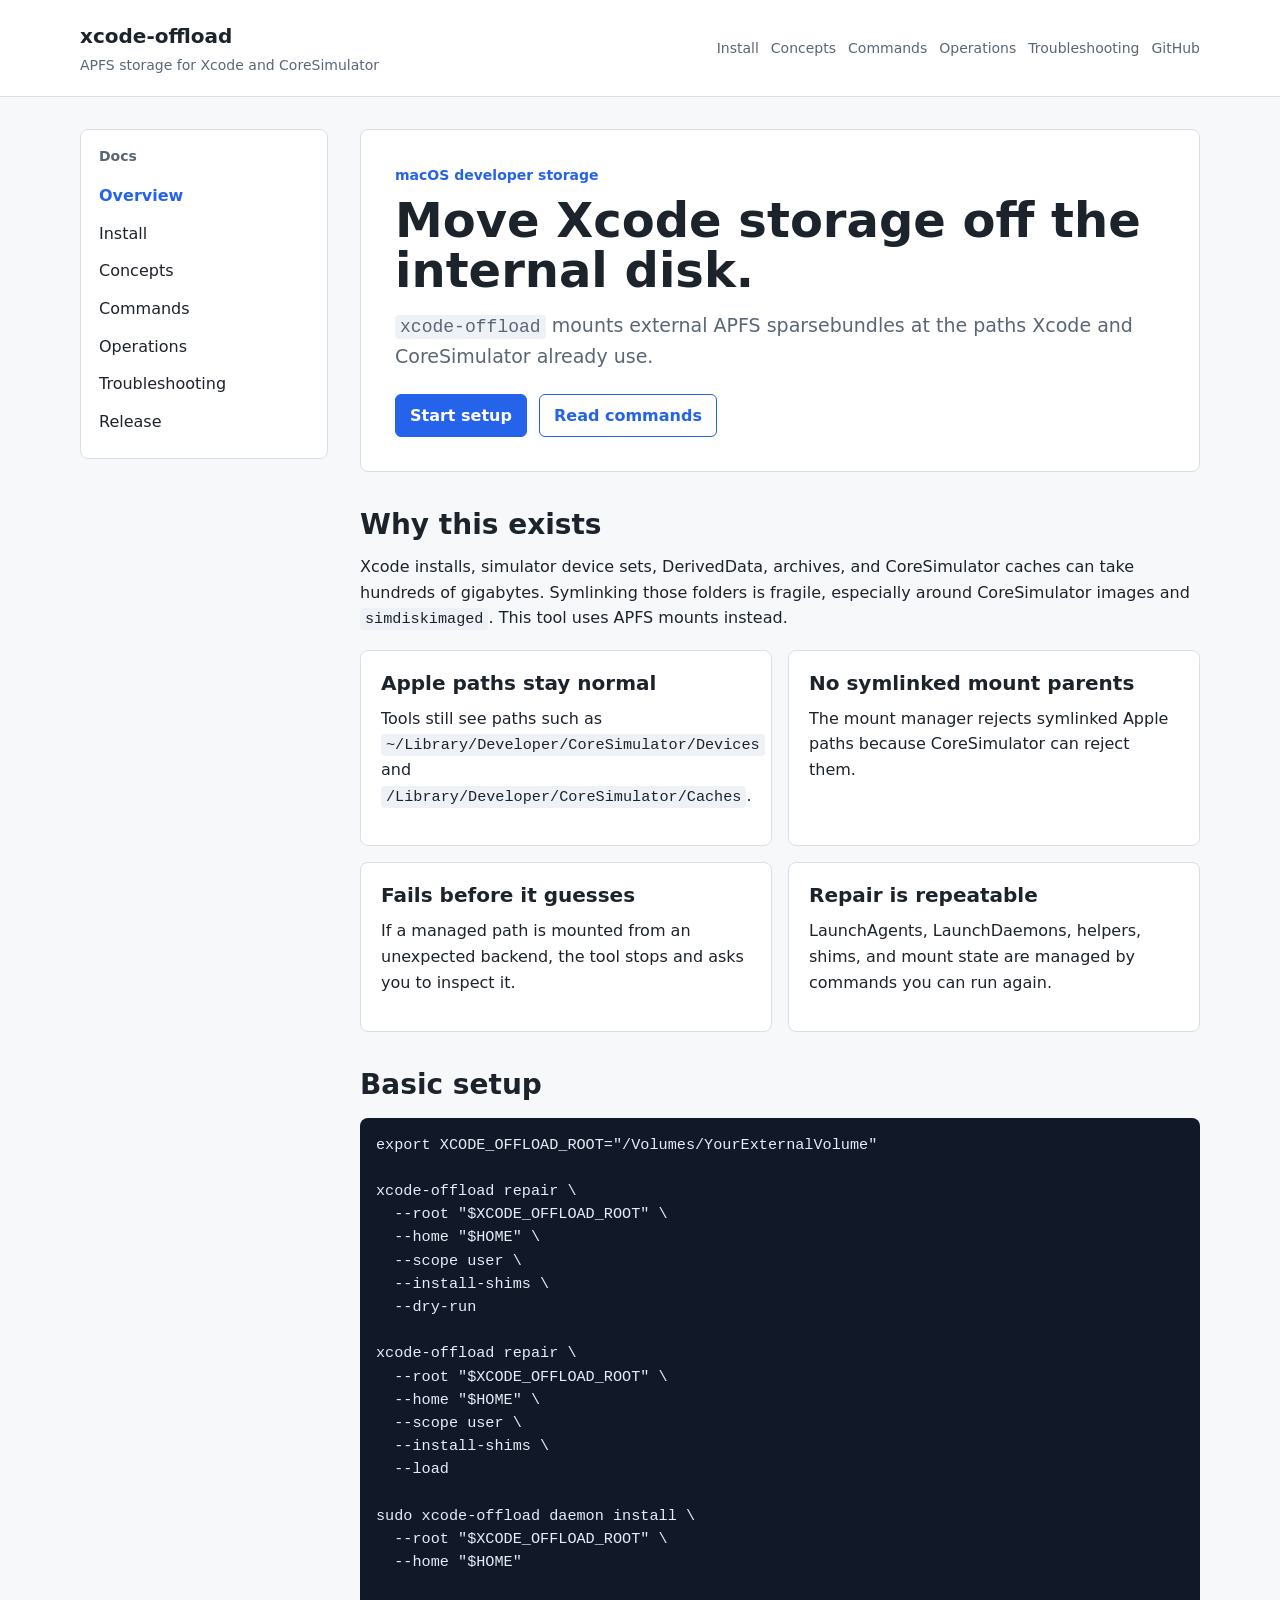
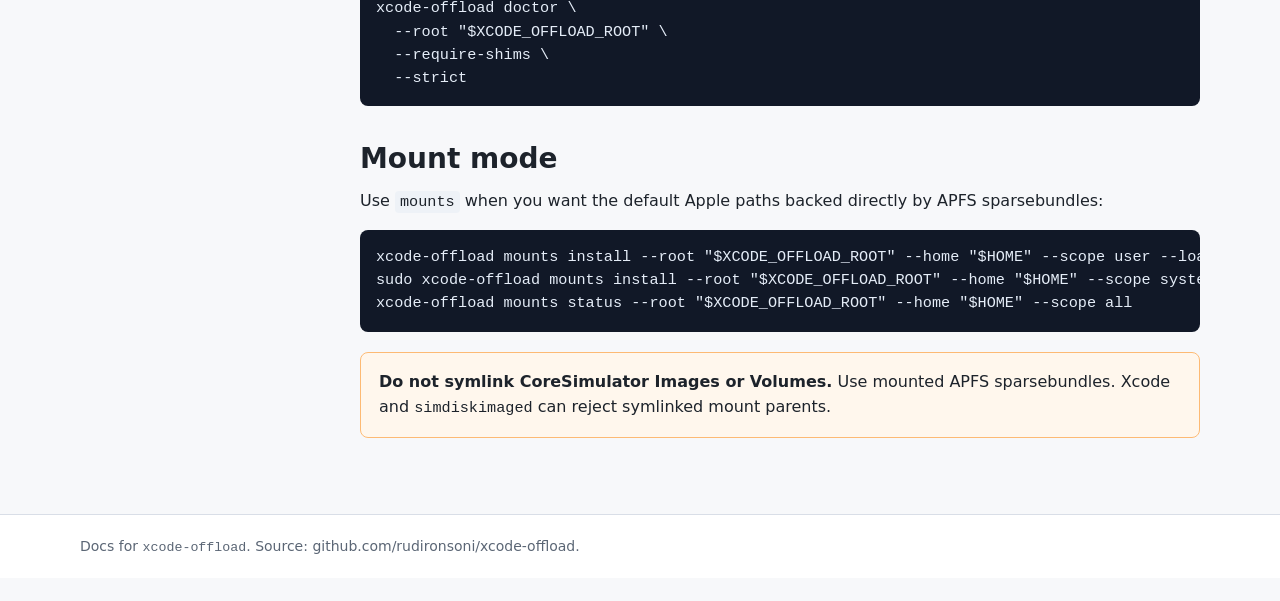
<file: docs/index.html>
<!doctype html>
<html lang="en">
  <head>
    <meta charset="utf-8">
    <meta name="viewport" content="width=device-width, initial-scale=1">
    <title>xcode-offload documentation</title>
    <meta name="description" content="Move Xcode and CoreSimulator storage to external APFS sparsebundles without symlinking Apple paths.">
    <link rel="stylesheet" href="assets/styles.css">
  </head>
  <body>
    <header class="site-header">
      <div class="header-inner">
        <a class="brand" href="index.html">
          <strong>xcode-offload</strong>
          <span>APFS storage for Xcode and CoreSimulator</span>
        </a>
        <nav class="top-nav" aria-label="Primary">
          <a href="install.html">Install</a>
          <a href="concepts.html">Concepts</a>
          <a href="commands.html">Commands</a>
          <a href="operations.html">Operations</a>
          <a href="troubleshooting.html">Troubleshooting</a>
          <a href="https://github.com/rudironsoni/xcode-offload">GitHub</a>
        </nav>
      </div>
    </header>

    <main class="layout">
      <aside class="sidebar">
        <h2>Docs</h2>
        <a aria-current="page" href="index.html">Overview</a>
        <a href="install.html">Install</a>
        <a href="concepts.html">Concepts</a>
        <a href="commands.html">Commands</a>
        <a href="operations.html">Operations</a>
        <a href="troubleshooting.html">Troubleshooting</a>
        <a href="release.html">Release</a>
      </aside>

      <section class="content">
        <div class="hero">
          <p class="eyebrow">macOS developer storage</p>
          <h1>Move Xcode storage off the internal disk.</h1>
          <p class="lead">
            <code>xcode-offload</code> mounts external APFS sparsebundles at the paths Xcode and CoreSimulator already use.
          </p>
          <div class="actions">
            <a class="button" href="install.html">Start setup</a>
            <a class="button secondary" href="commands.html">Read commands</a>
          </div>
        </div>

        <h2>Why this exists</h2>
        <p>
          Xcode installs, simulator device sets, DerivedData, archives, and CoreSimulator caches can take hundreds of gigabytes. Symlinking those folders is fragile, especially around CoreSimulator images and <code>simdiskimaged</code>. This tool uses APFS mounts instead.
        </p>

        <div class="grid">
          <article class="card">
            <h3>Apple paths stay normal</h3>
            <p>Tools still see paths such as <code>~/Library/Developer/CoreSimulator/Devices</code> and <code>/Library/Developer/CoreSimulator/Caches</code>.</p>
          </article>
          <article class="card">
            <h3>No symlinked mount parents</h3>
            <p>The mount manager rejects symlinked Apple paths because CoreSimulator can reject them.</p>
          </article>
          <article class="card">
            <h3>Fails before it guesses</h3>
            <p>If a managed path is mounted from an unexpected backend, the tool stops and asks you to inspect it.</p>
          </article>
          <article class="card">
            <h3>Repair is repeatable</h3>
            <p>LaunchAgents, LaunchDaemons, helpers, shims, and mount state are managed by commands you can run again.</p>
          </article>
        </div>

        <h2>Basic setup</h2>
        <pre><code>export XCODE_OFFLOAD_ROOT="/Volumes/YourExternalVolume"

xcode-offload repair \
  --root "$XCODE_OFFLOAD_ROOT" \
  --home "$HOME" \
  --scope user \
  --install-shims \
  --dry-run

xcode-offload repair \
  --root "$XCODE_OFFLOAD_ROOT" \
  --home "$HOME" \
  --scope user \
  --install-shims \
  --load

sudo xcode-offload daemon install \
  --root "$XCODE_OFFLOAD_ROOT" \
  --home "$HOME"

xcode-offload doctor \
  --root "$XCODE_OFFLOAD_ROOT" \
  --require-shims \
  --strict</code></pre>

        <h2>Mount mode</h2>
        <p>
          Use <code>mounts</code> when you want the default Apple paths backed directly by APFS sparsebundles:
        </p>
        <pre><code>xcode-offload mounts install --root "$XCODE_OFFLOAD_ROOT" --home "$HOME" --scope user --load
sudo xcode-offload mounts install --root "$XCODE_OFFLOAD_ROOT" --home "$HOME" --scope system --load
xcode-offload mounts status --root "$XCODE_OFFLOAD_ROOT" --home "$HOME" --scope all</code></pre>

        <div class="warning">
          <strong>Do not symlink CoreSimulator Images or Volumes.</strong>
          Use mounted APFS sparsebundles. Xcode and <code>simdiskimaged</code> can reject symlinked mount parents.
        </div>
      </section>
    </main>

    <footer class="site-footer">
      <div class="footer-inner">
        Docs for <code>xcode-offload</code>. Source: github.com/rudironsoni/xcode-offload.
      </div>
    </footer>
  </body>
</html>
</file>
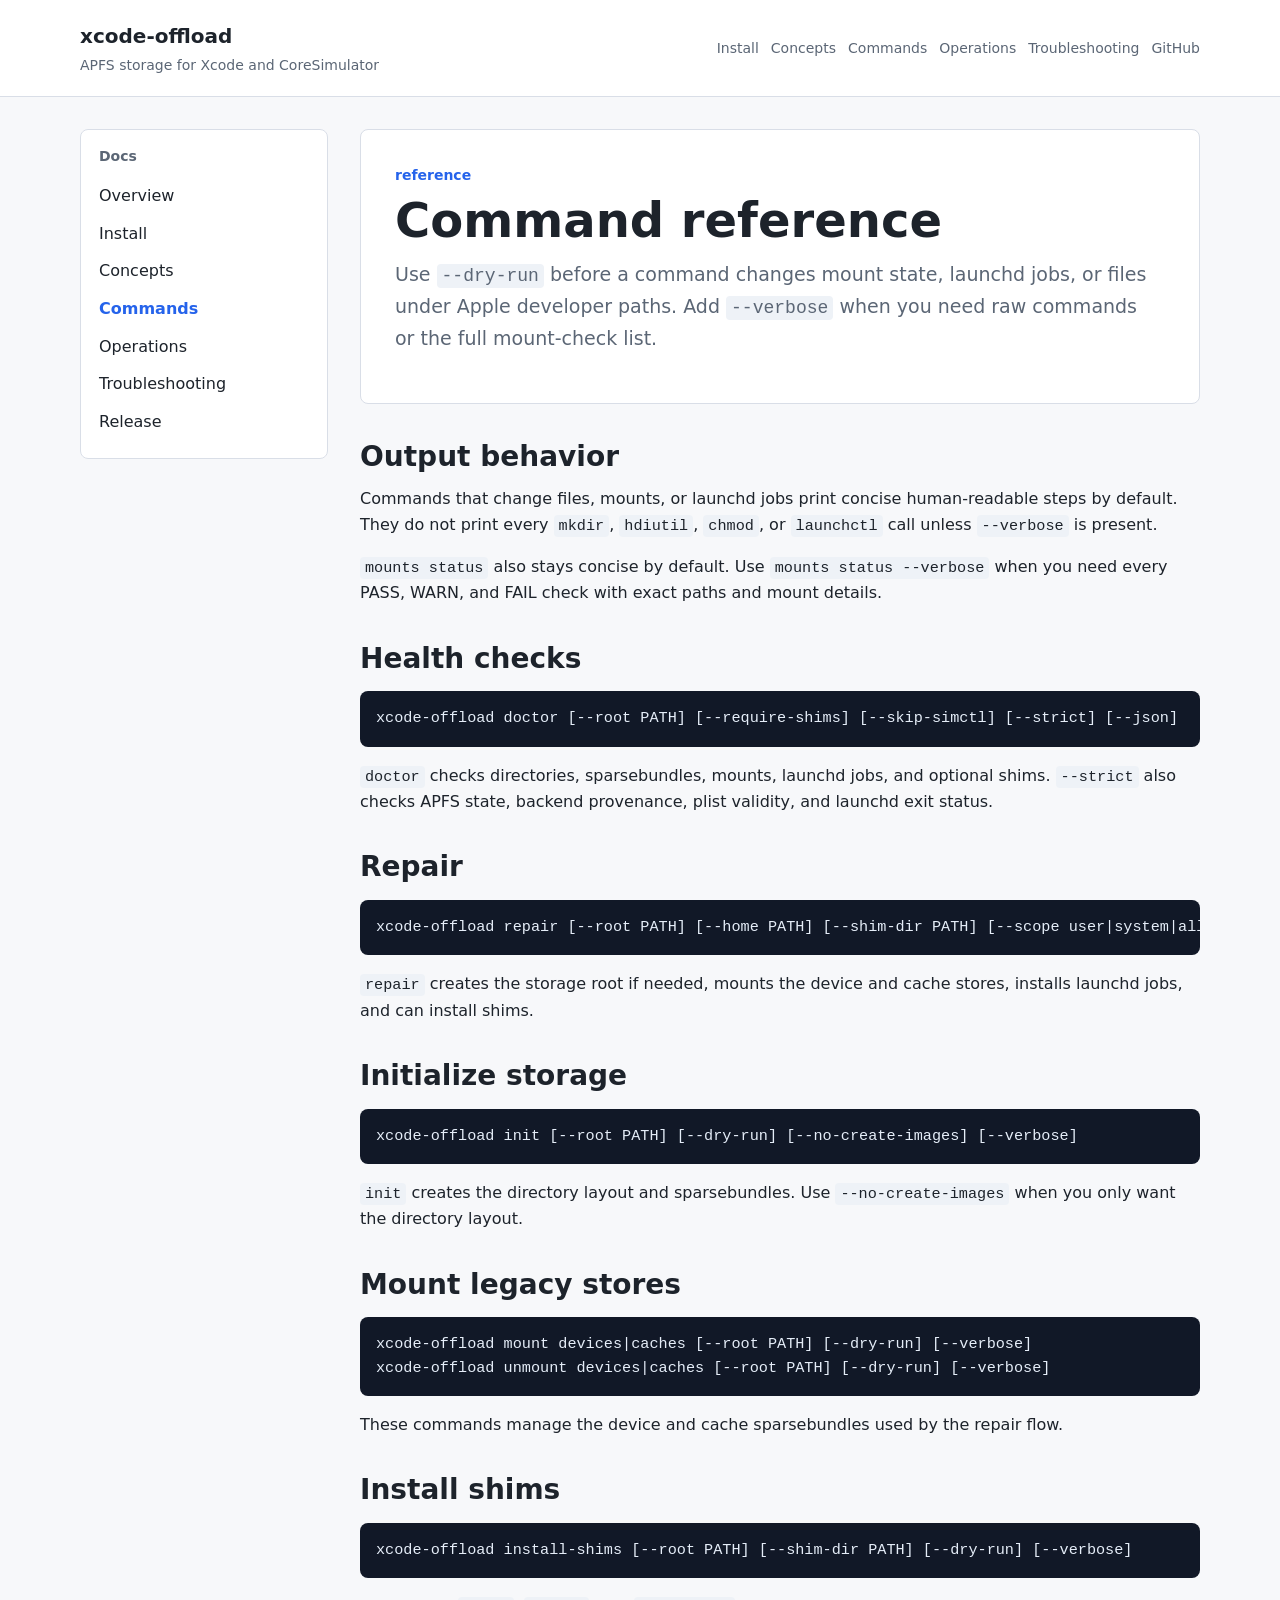
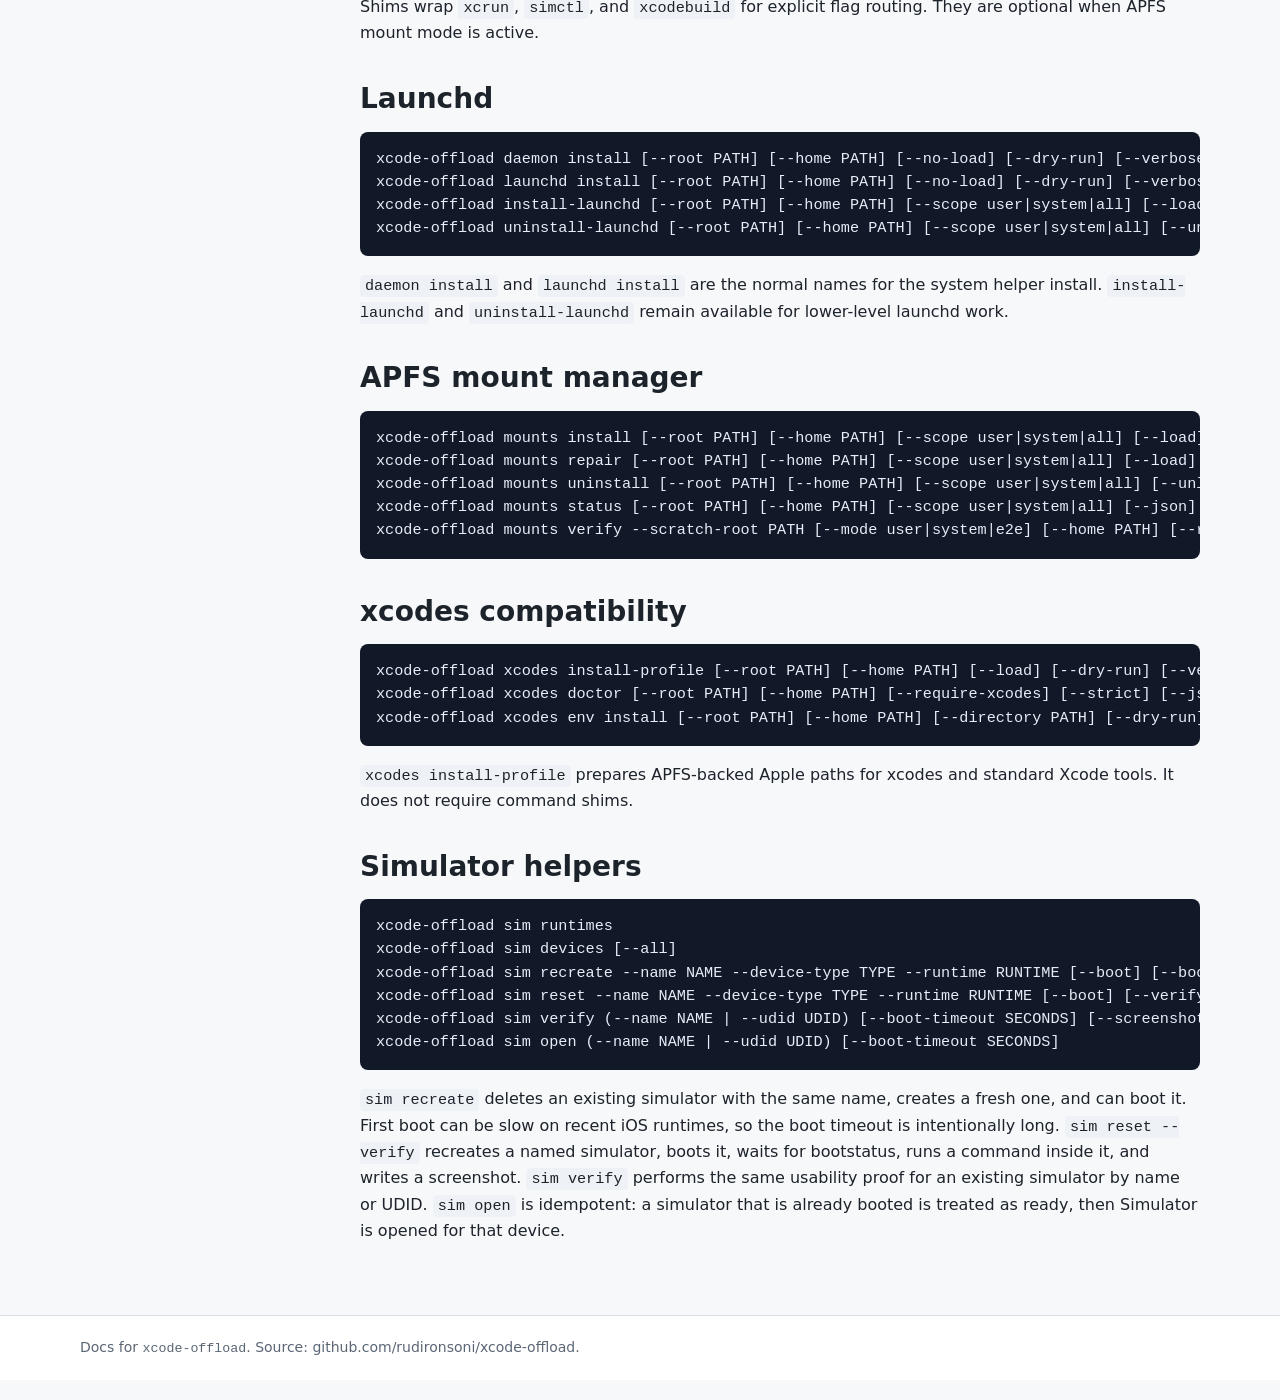
<file: docs/commands.html>
<!doctype html>
<html lang="en">
  <head>
    <meta charset="utf-8">
    <meta name="viewport" content="width=device-width, initial-scale=1">
    <title>xcode-offload command reference</title>
    <meta name="description" content="Command reference for installed xcode-offload users.">
    <link rel="stylesheet" href="assets/styles.css">
  </head>
  <body>
    <header class="site-header">
      <div class="header-inner">
        <a class="brand" href="index.html">
          <strong>xcode-offload</strong>
          <span>APFS storage for Xcode and CoreSimulator</span>
        </a>
        <nav class="top-nav" aria-label="Primary">
          <a href="install.html">Install</a>
          <a href="concepts.html">Concepts</a>
          <a href="commands.html">Commands</a>
          <a href="operations.html">Operations</a>
          <a href="troubleshooting.html">Troubleshooting</a>
          <a href="https://github.com/rudironsoni/xcode-offload">GitHub</a>
        </nav>
      </div>
    </header>

    <main class="layout">
      <aside class="sidebar">
        <h2>Docs</h2>
        <a href="index.html">Overview</a>
        <a href="install.html">Install</a>
        <a href="concepts.html">Concepts</a>
        <a aria-current="page" href="commands.html">Commands</a>
        <a href="operations.html">Operations</a>
        <a href="troubleshooting.html">Troubleshooting</a>
        <a href="release.html">Release</a>
      </aside>

      <section class="content">
        <div class="hero">
          <p class="eyebrow">reference</p>
          <h1>Command reference</h1>
          <p class="lead">
            Use <code>--dry-run</code> before a command changes mount state, launchd jobs, or files under Apple developer paths. Add <code>--verbose</code> when you need raw commands or the full mount-check list.
          </p>
        </div>

        <h2>Output behavior</h2>
        <p>
          Commands that change files, mounts, or launchd jobs print concise human-readable steps by default. They do not print every <code>mkdir</code>, <code>hdiutil</code>, <code>chmod</code>, or <code>launchctl</code> call unless <code>--verbose</code> is present.
        </p>
        <p>
          <code>mounts status</code> also stays concise by default. Use <code>mounts status --verbose</code> when you need every PASS, WARN, and FAIL check with exact paths and mount details.
        </p>

        <h2>Health checks</h2>
        <pre><code>xcode-offload doctor [--root PATH] [--require-shims] [--skip-simctl] [--strict] [--json]</code></pre>
        <p>
          <code>doctor</code> checks directories, sparsebundles, mounts, launchd jobs, and optional shims. <code>--strict</code> also checks APFS state, backend provenance, plist validity, and launchd exit status.
        </p>

        <h2>Repair</h2>
        <pre><code>xcode-offload repair [--root PATH] [--home PATH] [--shim-dir PATH] [--scope user|system|all] [--install-shims] [--load] [--dry-run] [--verbose]</code></pre>
        <p>
          <code>repair</code> creates the storage root if needed, mounts the device and cache stores, installs launchd jobs, and can install shims.
        </p>

        <h2>Initialize storage</h2>
        <pre><code>xcode-offload init [--root PATH] [--dry-run] [--no-create-images] [--verbose]</code></pre>
        <p>
          <code>init</code> creates the directory layout and sparsebundles. Use <code>--no-create-images</code> when you only want the directory layout.
        </p>

        <h2>Mount legacy stores</h2>
        <pre><code>xcode-offload mount devices|caches [--root PATH] [--dry-run] [--verbose]
xcode-offload unmount devices|caches [--root PATH] [--dry-run] [--verbose]</code></pre>
        <p>
          These commands manage the device and cache sparsebundles used by the repair flow.
        </p>

        <h2>Install shims</h2>
        <pre><code>xcode-offload install-shims [--root PATH] [--shim-dir PATH] [--dry-run] [--verbose]</code></pre>
        <p>
          Shims wrap <code>xcrun</code>, <code>simctl</code>, and <code>xcodebuild</code> for explicit flag routing. They are optional when APFS mount mode is active.
        </p>

        <h2>Launchd</h2>
        <pre><code>xcode-offload daemon install [--root PATH] [--home PATH] [--no-load] [--dry-run] [--verbose]
xcode-offload launchd install [--root PATH] [--home PATH] [--no-load] [--dry-run] [--verbose]
xcode-offload install-launchd [--root PATH] [--home PATH] [--scope user|system|all] [--load] [--dry-run] [--verbose]
xcode-offload uninstall-launchd [--root PATH] [--home PATH] [--scope user|system|all] [--unload] [--dry-run] [--verbose]</code></pre>
        <p>
          <code>daemon install</code> and <code>launchd install</code> are the normal names for the system helper install. <code>install-launchd</code> and <code>uninstall-launchd</code> remain available for lower-level launchd work.
        </p>

        <h2>APFS mount manager</h2>
        <pre><code>xcode-offload mounts install [--root PATH] [--home PATH] [--scope user|system|all] [--load] [--dry-run] [--verbose]
xcode-offload mounts repair [--root PATH] [--home PATH] [--scope user|system|all] [--load] [--dry-run] [--verbose]
xcode-offload mounts uninstall [--root PATH] [--home PATH] [--scope user|system|all] [--unload] [--dry-run] [--verbose]
xcode-offload mounts status [--root PATH] [--home PATH] [--scope user|system|all] [--json] [--verbose]
xcode-offload mounts verify --scratch-root PATH [--mode user|system|e2e] [--home PATH] [--runtime ID] [--device-type ID] [--keep-artifacts] [--allow-system] [--allow-sim-delete]</code></pre>

        <h2>xcodes compatibility</h2>
        <pre><code>xcode-offload xcodes install-profile [--root PATH] [--home PATH] [--load] [--dry-run] [--verbose]
xcode-offload xcodes doctor [--root PATH] [--home PATH] [--require-xcodes] [--strict] [--json]
xcode-offload xcodes env install [--root PATH] [--home PATH] [--directory PATH] [--dry-run] [--verbose]</code></pre>
        <p>
          <code>xcodes install-profile</code> prepares APFS-backed Apple paths for xcodes and standard Xcode tools. It does not require command shims.
        </p>

        <h2>Simulator helpers</h2>
        <pre><code>xcode-offload sim runtimes
xcode-offload sim devices [--all]
xcode-offload sim recreate --name NAME --device-type TYPE --runtime RUNTIME [--boot] [--boot-timeout SECONDS]
xcode-offload sim reset --name NAME --device-type TYPE --runtime RUNTIME [--boot] [--verify] [--boot-timeout SECONDS] [--screenshot PATH]
xcode-offload sim verify (--name NAME | --udid UDID) [--boot-timeout SECONDS] [--screenshot PATH]
xcode-offload sim open (--name NAME | --udid UDID) [--boot-timeout SECONDS]</code></pre>
        <p>
          <code>sim recreate</code> deletes an existing simulator with the same name, creates a fresh one, and can boot it. First boot can be slow on recent iOS runtimes, so the boot timeout is intentionally long.
          <code>sim reset --verify</code> recreates a named simulator, boots it, waits for bootstatus, runs a command inside it, and writes a screenshot.
          <code>sim verify</code> performs the same usability proof for an existing simulator by name or UDID.
          <code>sim open</code> is idempotent: a simulator that is already booted is treated as ready, then Simulator is opened for that device.
        </p>
      </section>
    </main>

    <footer class="site-footer">
      <div class="footer-inner">
        Docs for <code>xcode-offload</code>. Source: github.com/rudironsoni/xcode-offload.
      </div>
    </footer>
  </body>
</html>
</file>
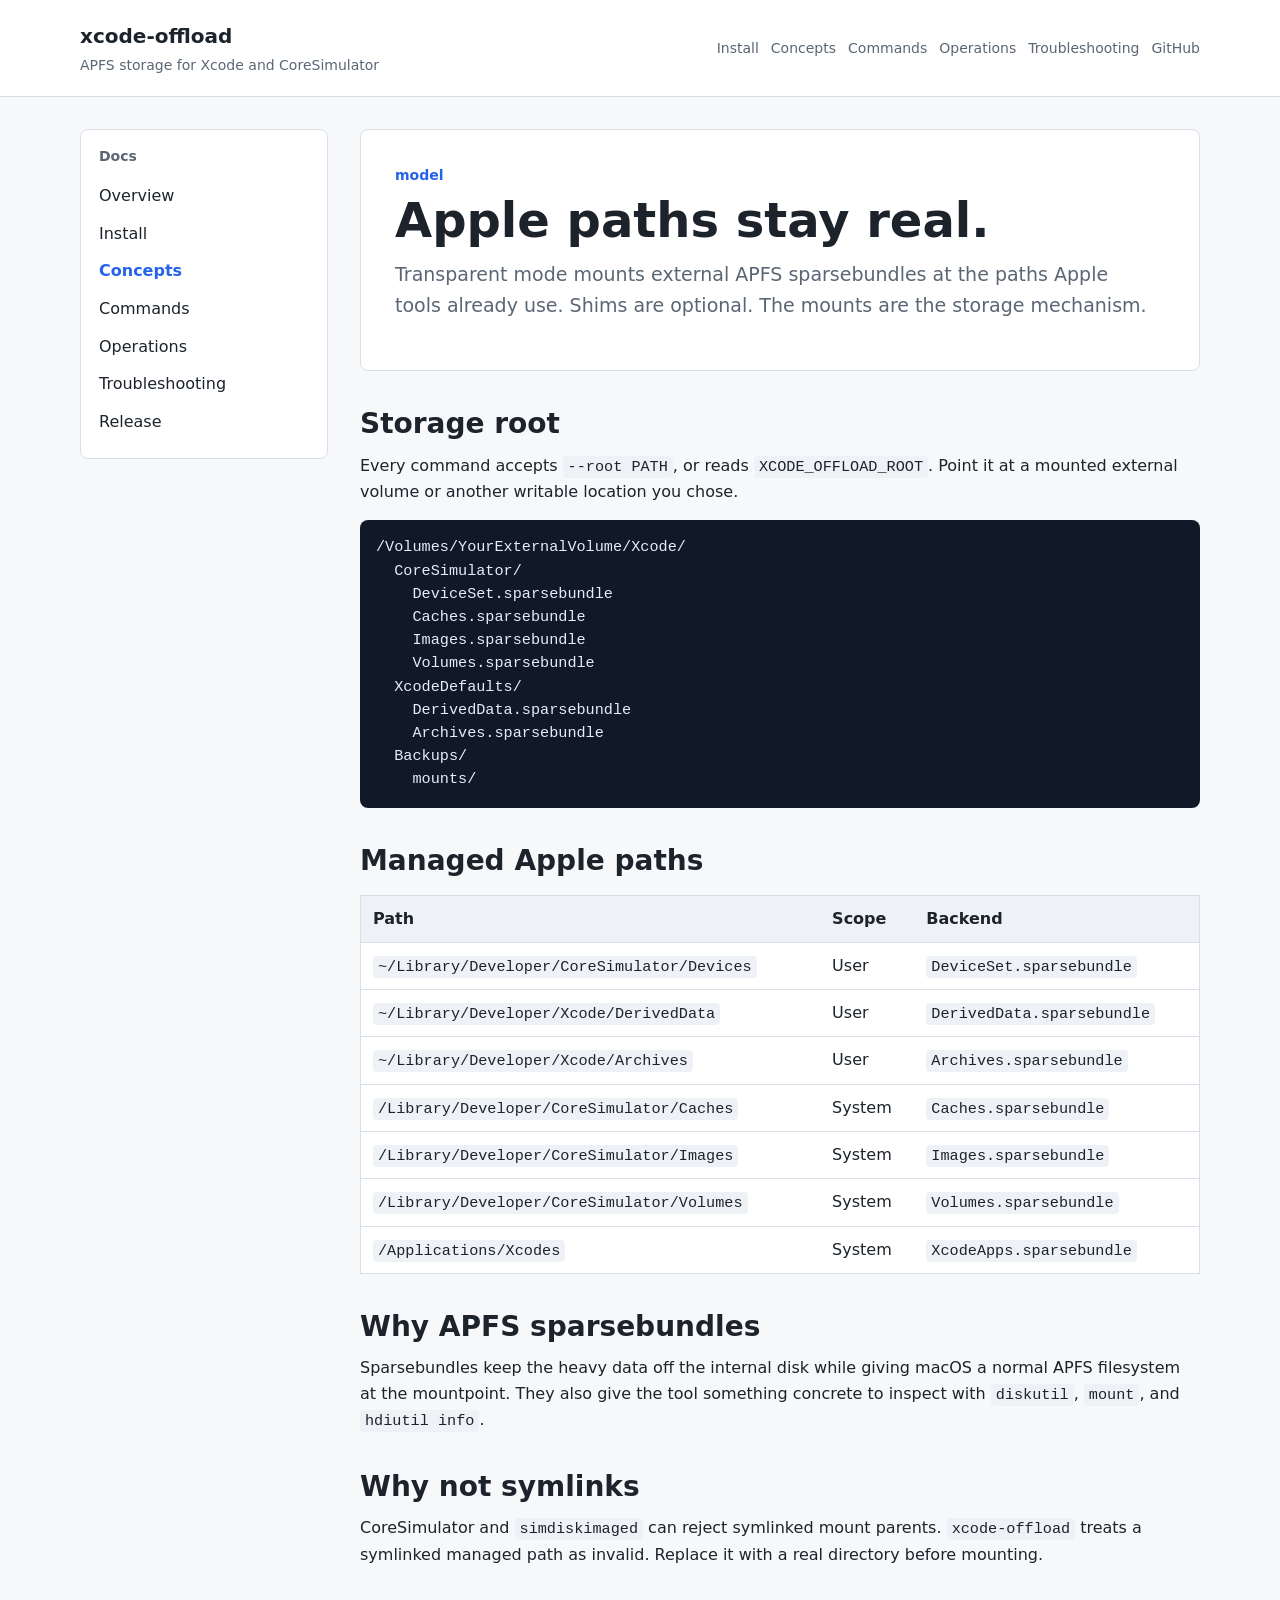
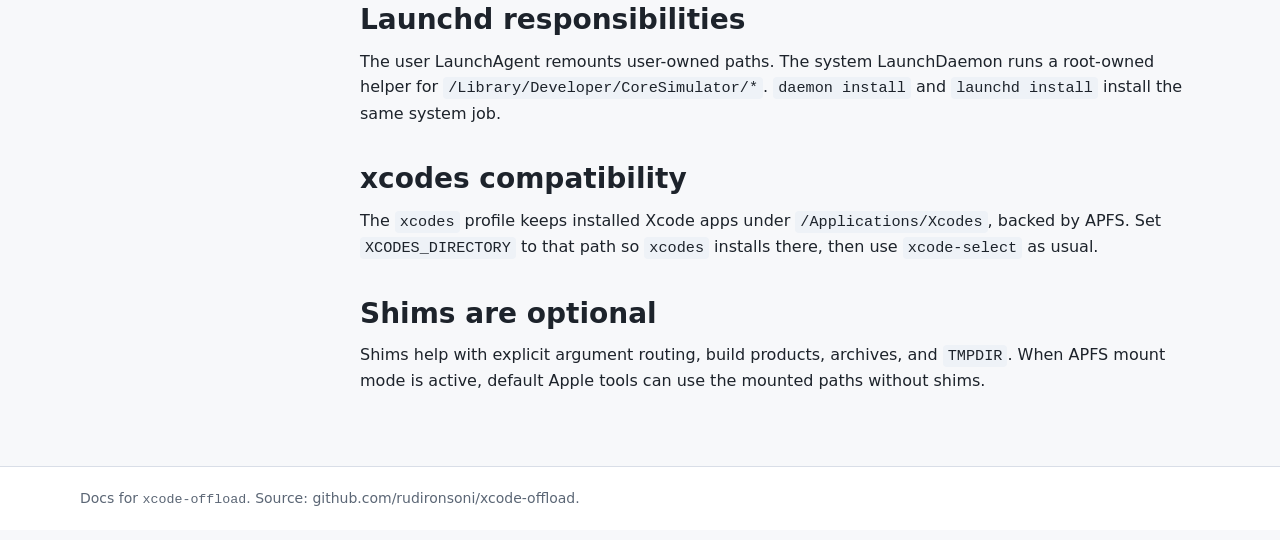
<file: docs/concepts.html>
<!doctype html>
<html lang="en">
  <head>
    <meta charset="utf-8">
    <meta name="viewport" content="width=device-width, initial-scale=1">
    <title>xcode-offload concepts</title>
    <meta name="description" content="How xcode-offload uses APFS sparsebundles, launchd jobs, and optional shims.">
    <link rel="stylesheet" href="assets/styles.css">
  </head>
  <body>
    <header class="site-header">
      <div class="header-inner">
        <a class="brand" href="index.html">
          <strong>xcode-offload</strong>
          <span>APFS storage for Xcode and CoreSimulator</span>
        </a>
        <nav class="top-nav" aria-label="Primary">
          <a href="install.html">Install</a>
          <a href="concepts.html">Concepts</a>
          <a href="commands.html">Commands</a>
          <a href="operations.html">Operations</a>
          <a href="troubleshooting.html">Troubleshooting</a>
          <a href="https://github.com/rudironsoni/xcode-offload">GitHub</a>
        </nav>
      </div>
    </header>

    <main class="layout">
      <aside class="sidebar">
        <h2>Docs</h2>
        <a href="index.html">Overview</a>
        <a href="install.html">Install</a>
        <a aria-current="page" href="concepts.html">Concepts</a>
        <a href="commands.html">Commands</a>
        <a href="operations.html">Operations</a>
        <a href="troubleshooting.html">Troubleshooting</a>
        <a href="release.html">Release</a>
      </aside>

      <section class="content">
        <div class="hero">
          <p class="eyebrow">model</p>
          <h1>Apple paths stay real.</h1>
          <p class="lead">
            Transparent mode mounts external APFS sparsebundles at the paths Apple tools already use. Shims are optional. The mounts are the storage mechanism.
          </p>
        </div>

        <h2>Storage root</h2>
        <p>
          Every command accepts <code>--root PATH</code>, or reads <code>XCODE_OFFLOAD_ROOT</code>. Point it at a mounted external volume or another writable location you chose.
        </p>
        <pre><code>/Volumes/YourExternalVolume/Xcode/
  CoreSimulator/
    DeviceSet.sparsebundle
    Caches.sparsebundle
    Images.sparsebundle
    Volumes.sparsebundle
  XcodeDefaults/
    DerivedData.sparsebundle
    Archives.sparsebundle
  Backups/
    mounts/</code></pre>

        <h2>Managed Apple paths</h2>
        <table>
          <thead>
            <tr><th>Path</th><th>Scope</th><th>Backend</th></tr>
          </thead>
          <tbody>
            <tr><td><code>~/Library/Developer/CoreSimulator/Devices</code></td><td>User</td><td><code>DeviceSet.sparsebundle</code></td></tr>
            <tr><td><code>~/Library/Developer/Xcode/DerivedData</code></td><td>User</td><td><code>DerivedData.sparsebundle</code></td></tr>
            <tr><td><code>~/Library/Developer/Xcode/Archives</code></td><td>User</td><td><code>Archives.sparsebundle</code></td></tr>
            <tr><td><code>/Library/Developer/CoreSimulator/Caches</code></td><td>System</td><td><code>Caches.sparsebundle</code></td></tr>
            <tr><td><code>/Library/Developer/CoreSimulator/Images</code></td><td>System</td><td><code>Images.sparsebundle</code></td></tr>
            <tr><td><code>/Library/Developer/CoreSimulator/Volumes</code></td><td>System</td><td><code>Volumes.sparsebundle</code></td></tr>
            <tr><td><code>/Applications/Xcodes</code></td><td>System</td><td><code>XcodeApps.sparsebundle</code></td></tr>
          </tbody>
        </table>

        <h2>Why APFS sparsebundles</h2>
        <p>
          Sparsebundles keep the heavy data off the internal disk while giving macOS a normal APFS filesystem at the mountpoint. They also give the tool something concrete to inspect with <code>diskutil</code>, <code>mount</code>, and <code>hdiutil info</code>.
        </p>

        <h2>Why not symlinks</h2>
        <p>
          CoreSimulator and <code>simdiskimaged</code> can reject symlinked mount parents. <code>xcode-offload</code> treats a symlinked managed path as invalid. Replace it with a real directory before mounting.
        </p>

        <h2>Launchd responsibilities</h2>
        <p>
          The user LaunchAgent remounts user-owned paths. The system LaunchDaemon runs a root-owned helper for <code>/Library/Developer/CoreSimulator/*</code>. <code>daemon install</code> and <code>launchd install</code> install the same system job.
        </p>

        <h2>xcodes compatibility</h2>
        <p>
          The <code>xcodes</code> profile keeps installed Xcode apps under <code>/Applications/Xcodes</code>, backed by APFS. Set <code>XCODES_DIRECTORY</code> to that path so <code>xcodes</code> installs there, then use <code>xcode-select</code> as usual.
        </p>

        <h2>Shims are optional</h2>
        <p>
          Shims help with explicit argument routing, build products, archives, and <code>TMPDIR</code>. When APFS mount mode is active, default Apple tools can use the mounted paths without shims.
        </p>
      </section>
    </main>

    <footer class="site-footer">
      <div class="footer-inner">
        Docs for <code>xcode-offload</code>. Source: github.com/rudironsoni/xcode-offload.
      </div>
    </footer>
  </body>
</html>
</file>
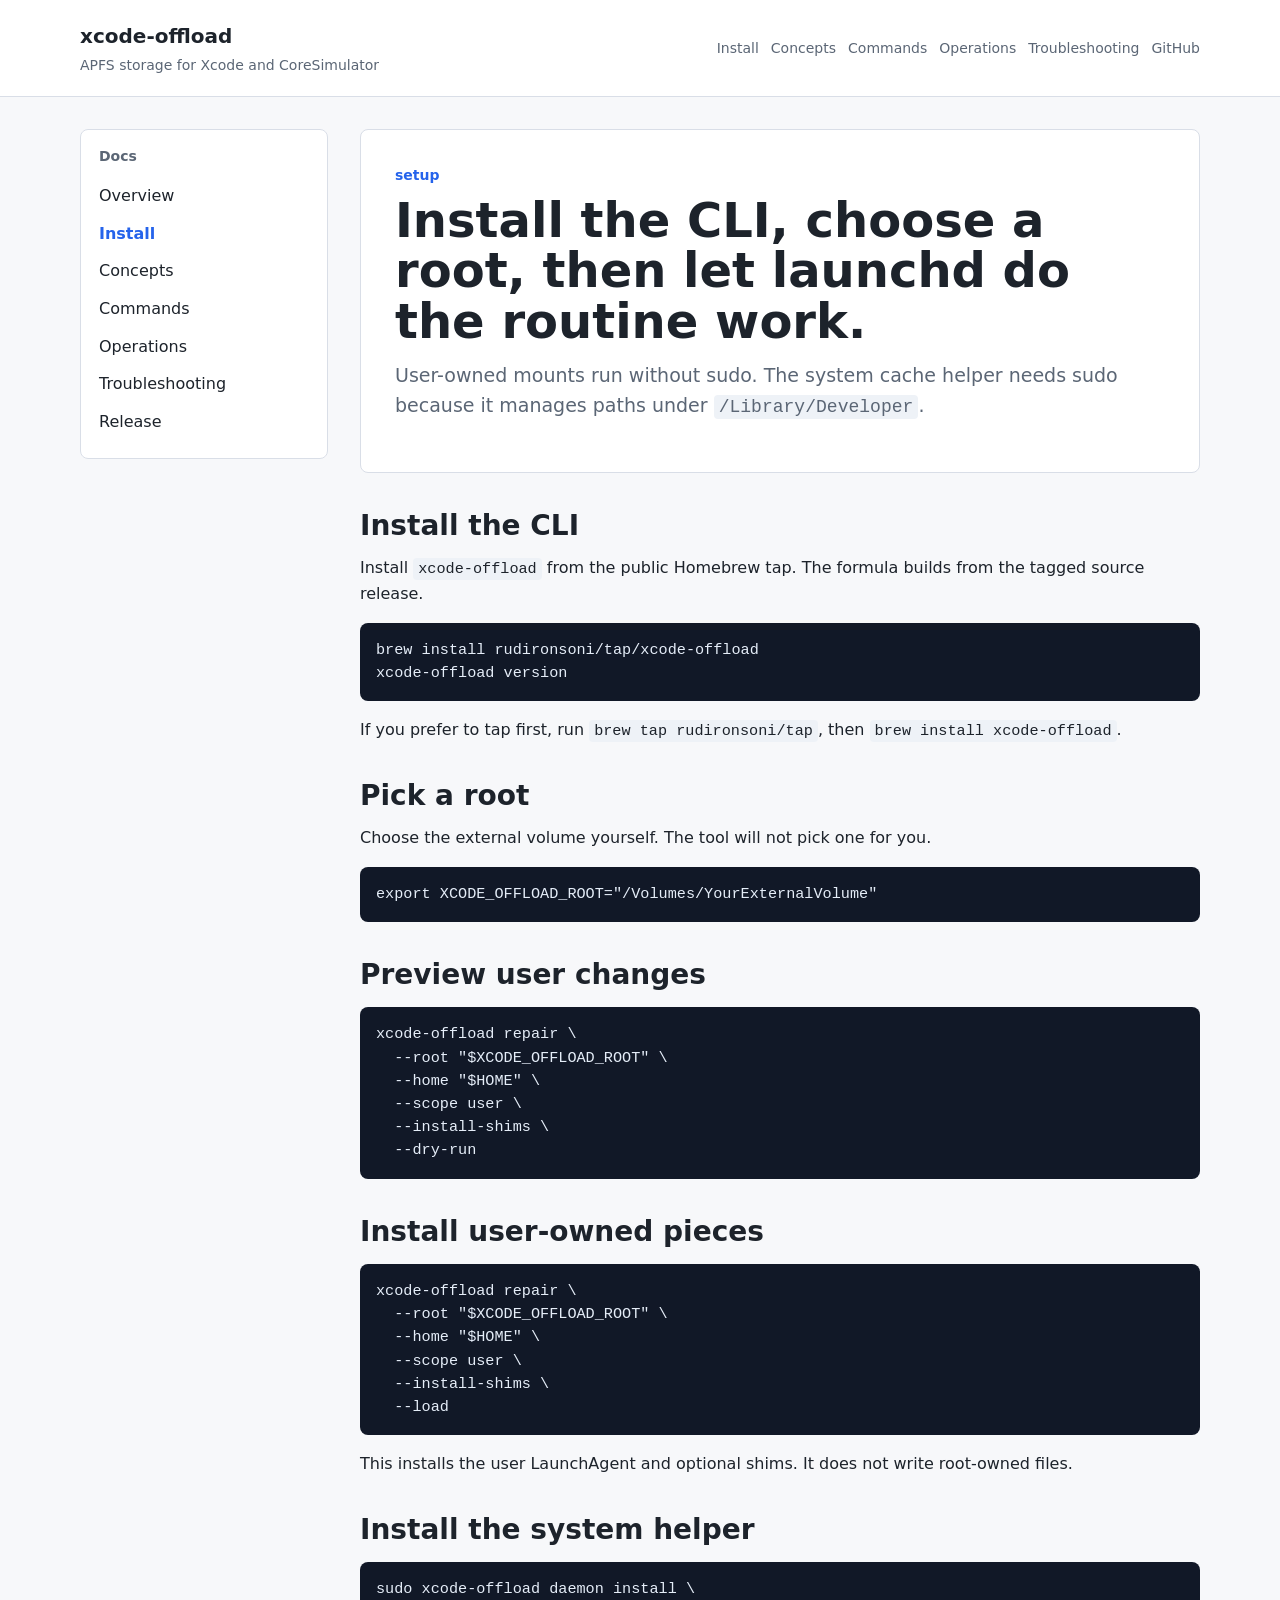
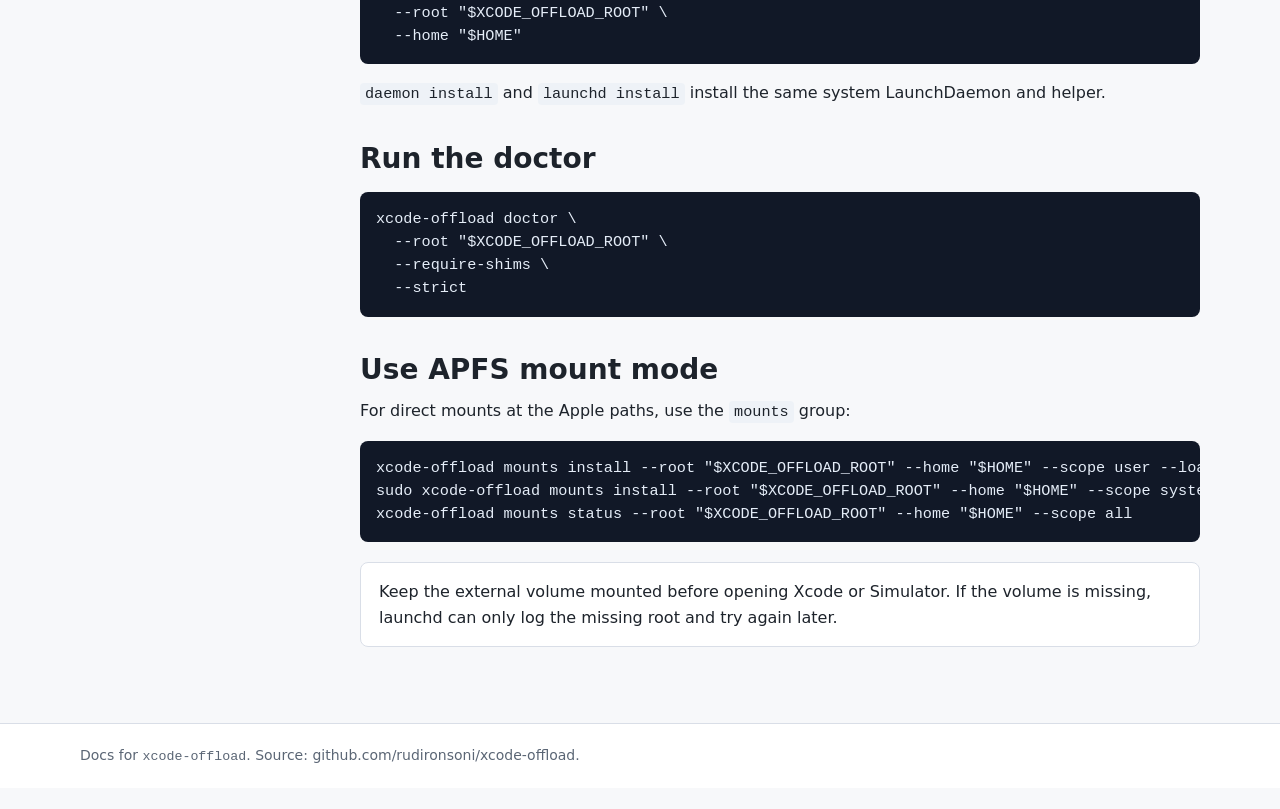
<file: docs/install.html>
<!doctype html>
<html lang="en">
  <head>
    <meta charset="utf-8">
    <meta name="viewport" content="width=device-width, initial-scale=1">
    <title>Install xcode-offload</title>
    <meta name="description" content="Configure xcode-offload with an explicit external storage root.">
    <link rel="stylesheet" href="assets/styles.css">
  </head>
  <body>
    <header class="site-header">
      <div class="header-inner">
        <a class="brand" href="index.html">
          <strong>xcode-offload</strong>
          <span>APFS storage for Xcode and CoreSimulator</span>
        </a>
        <nav class="top-nav" aria-label="Primary">
          <a href="install.html">Install</a>
          <a href="concepts.html">Concepts</a>
          <a href="commands.html">Commands</a>
          <a href="operations.html">Operations</a>
          <a href="troubleshooting.html">Troubleshooting</a>
          <a href="https://github.com/rudironsoni/xcode-offload">GitHub</a>
        </nav>
      </div>
    </header>

    <main class="layout">
      <aside class="sidebar">
        <h2>Docs</h2>
        <a href="index.html">Overview</a>
        <a aria-current="page" href="install.html">Install</a>
        <a href="concepts.html">Concepts</a>
        <a href="commands.html">Commands</a>
        <a href="operations.html">Operations</a>
        <a href="troubleshooting.html">Troubleshooting</a>
        <a href="release.html">Release</a>
      </aside>

      <section class="content">
        <div class="hero">
          <p class="eyebrow">setup</p>
          <h1>Install the CLI, choose a root, then let launchd do the routine work.</h1>
          <p class="lead">
            User-owned mounts run without sudo. The system cache helper needs sudo because it manages paths under <code>/Library/Developer</code>.
          </p>
        </div>

        <h2>Install the CLI</h2>
        <p>
          Install <code>xcode-offload</code> from the public Homebrew tap. The formula builds from the tagged source release.
        </p>
        <pre><code>brew install rudironsoni/tap/xcode-offload
xcode-offload version</code></pre>
        <p>
          If you prefer to tap first, run <code>brew tap rudironsoni/tap</code>, then <code>brew install xcode-offload</code>.
        </p>

        <h2>Pick a root</h2>
        <p>
          Choose the external volume yourself. The tool will not pick one for you.
        </p>
        <pre><code>export XCODE_OFFLOAD_ROOT="/Volumes/YourExternalVolume"</code></pre>

        <h2>Preview user changes</h2>
        <pre><code>xcode-offload repair \
  --root "$XCODE_OFFLOAD_ROOT" \
  --home "$HOME" \
  --scope user \
  --install-shims \
  --dry-run</code></pre>

        <h2>Install user-owned pieces</h2>
        <pre><code>xcode-offload repair \
  --root "$XCODE_OFFLOAD_ROOT" \
  --home "$HOME" \
  --scope user \
  --install-shims \
  --load</code></pre>
        <p>
          This installs the user LaunchAgent and optional shims. It does not write root-owned files.
        </p>

        <h2>Install the system helper</h2>
        <pre><code>sudo xcode-offload daemon install \
  --root "$XCODE_OFFLOAD_ROOT" \
  --home "$HOME"</code></pre>
        <p>
          <code>daemon install</code> and <code>launchd install</code> install the same system LaunchDaemon and helper.
        </p>

        <h2>Run the doctor</h2>
        <pre><code>xcode-offload doctor \
  --root "$XCODE_OFFLOAD_ROOT" \
  --require-shims \
  --strict</code></pre>

        <h2>Use APFS mount mode</h2>
        <p>
          For direct mounts at the Apple paths, use the <code>mounts</code> group:
        </p>
        <pre><code>xcode-offload mounts install --root "$XCODE_OFFLOAD_ROOT" --home "$HOME" --scope user --load
sudo xcode-offload mounts install --root "$XCODE_OFFLOAD_ROOT" --home "$HOME" --scope system --load
xcode-offload mounts status --root "$XCODE_OFFLOAD_ROOT" --home "$HOME" --scope all</code></pre>

        <div class="note">
          Keep the external volume mounted before opening Xcode or Simulator. If the volume is missing, launchd can only log the missing root and try again later.
        </div>
      </section>
    </main>

    <footer class="site-footer">
      <div class="footer-inner">
        Docs for <code>xcode-offload</code>. Source: github.com/rudironsoni/xcode-offload.
      </div>
    </footer>
  </body>
</html>
</file>
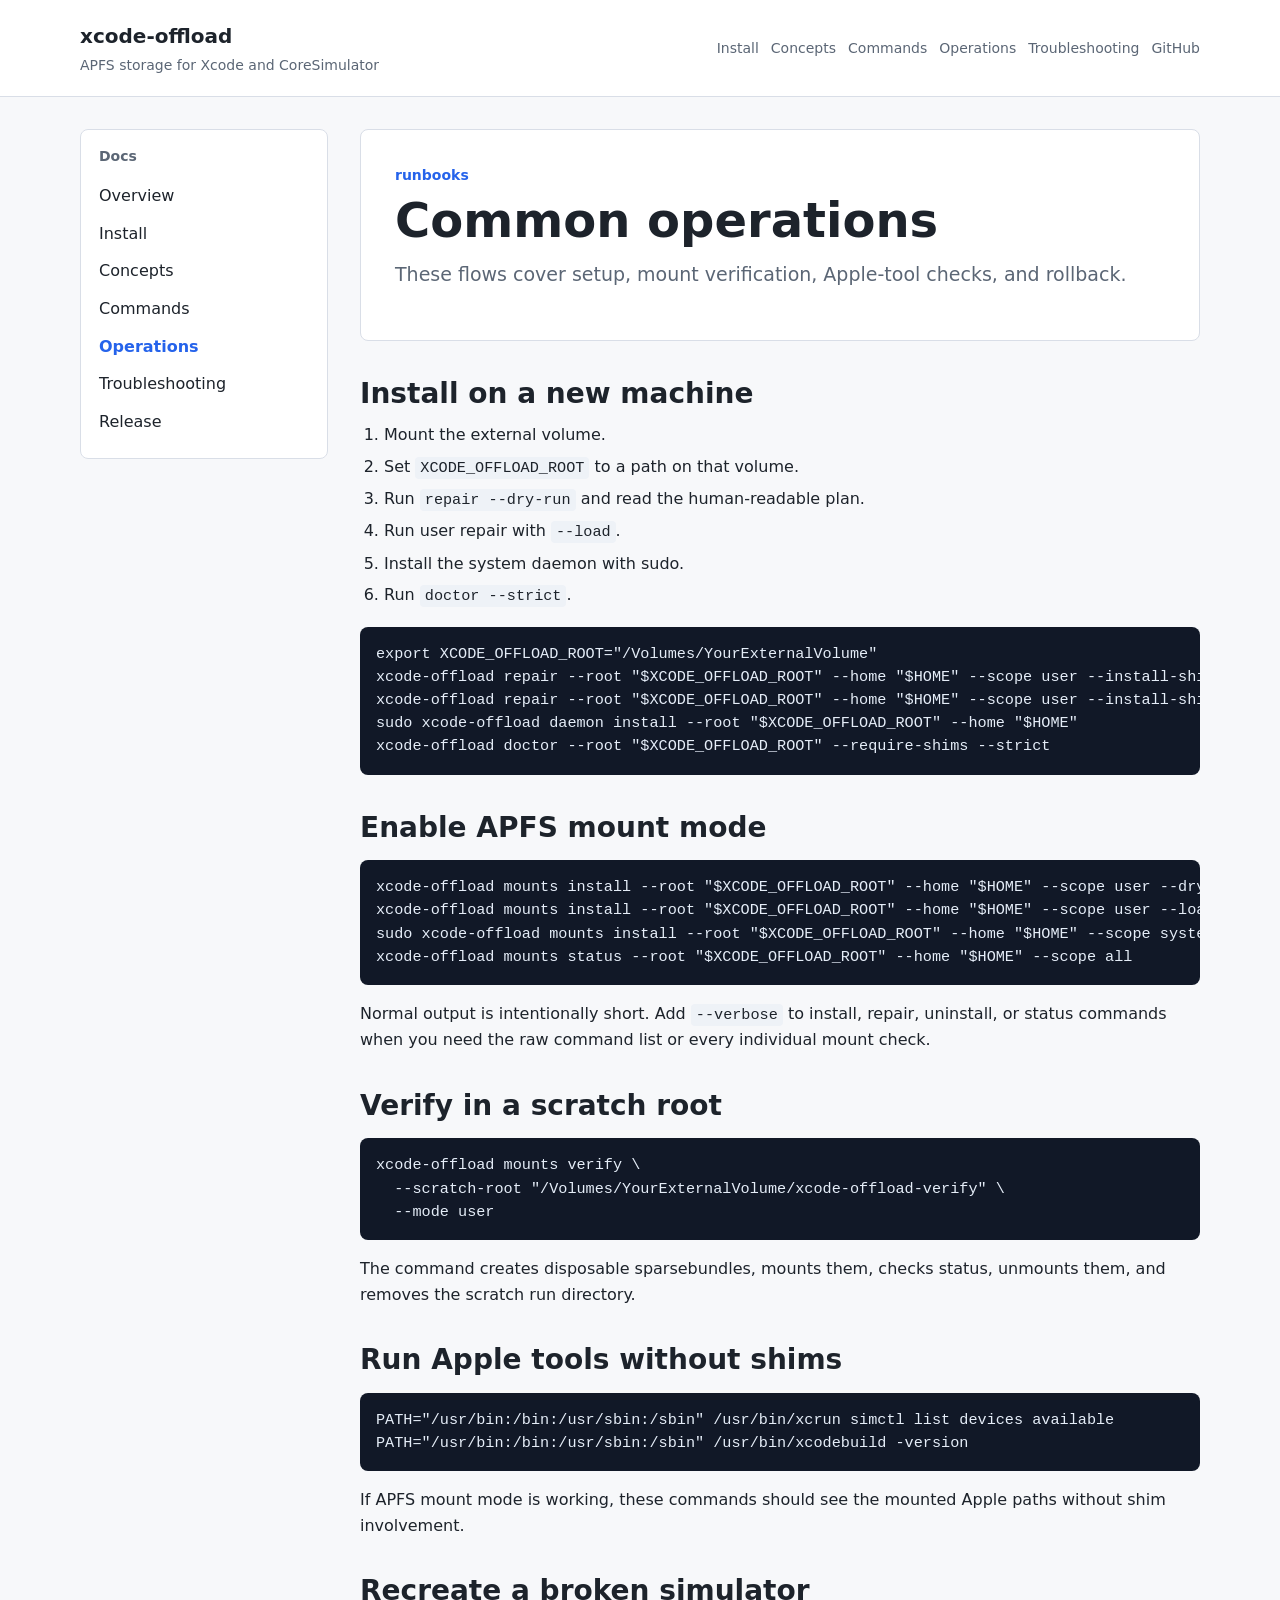
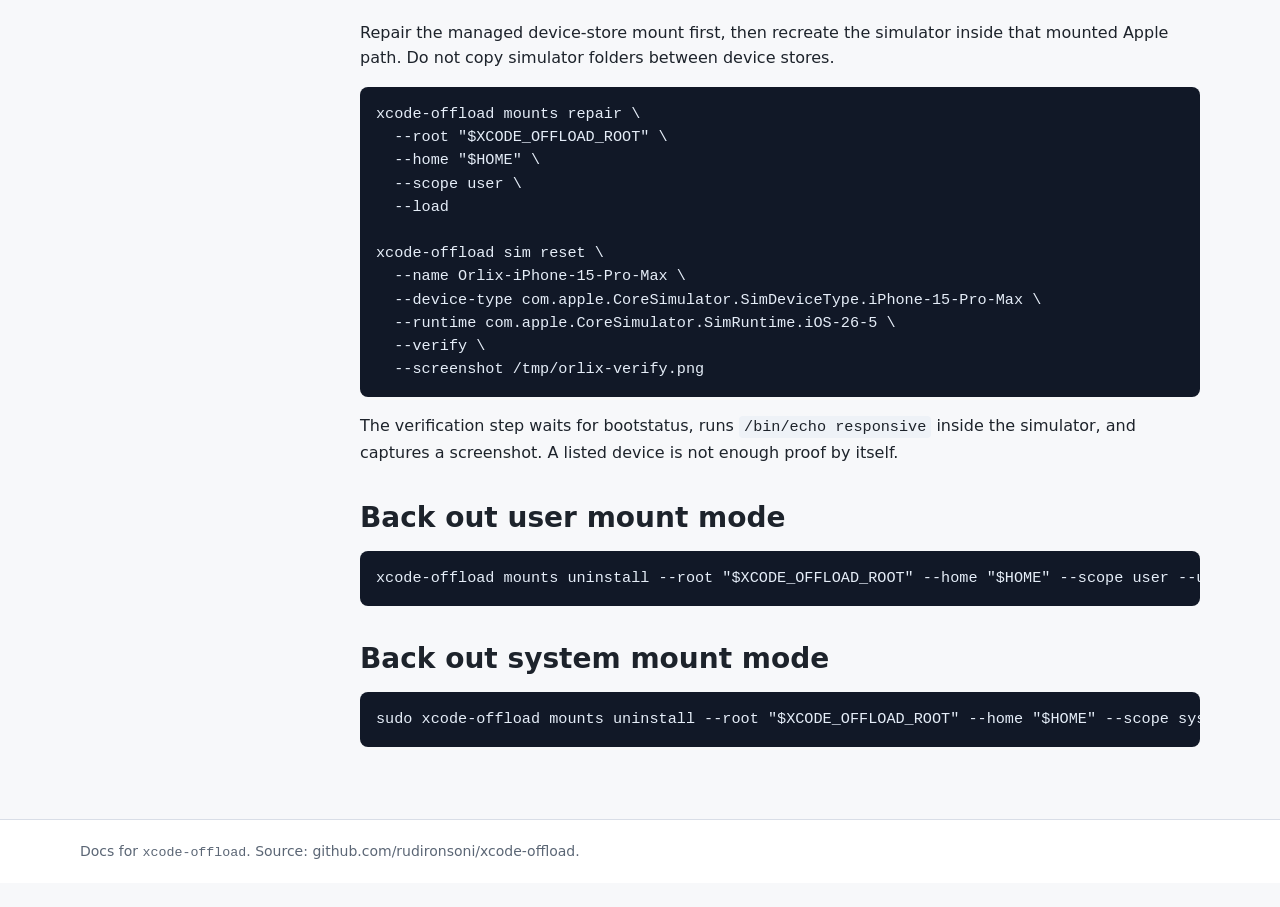
<file: docs/operations.html>
<!doctype html>
<html lang="en">
  <head>
    <meta charset="utf-8">
    <meta name="viewport" content="width=device-width, initial-scale=1">
    <title>xcode-offload operations</title>
    <meta name="description" content="Common operating flows for xcode-offload.">
    <link rel="stylesheet" href="assets/styles.css">
  </head>
  <body>
    <header class="site-header">
      <div class="header-inner">
        <a class="brand" href="index.html">
          <strong>xcode-offload</strong>
          <span>APFS storage for Xcode and CoreSimulator</span>
        </a>
        <nav class="top-nav" aria-label="Primary">
          <a href="install.html">Install</a>
          <a href="concepts.html">Concepts</a>
          <a href="commands.html">Commands</a>
          <a href="operations.html">Operations</a>
          <a href="troubleshooting.html">Troubleshooting</a>
          <a href="https://github.com/rudironsoni/xcode-offload">GitHub</a>
        </nav>
      </div>
    </header>

    <main class="layout">
      <aside class="sidebar">
        <h2>Docs</h2>
        <a href="index.html">Overview</a>
        <a href="install.html">Install</a>
        <a href="concepts.html">Concepts</a>
        <a href="commands.html">Commands</a>
        <a aria-current="page" href="operations.html">Operations</a>
        <a href="troubleshooting.html">Troubleshooting</a>
        <a href="release.html">Release</a>
      </aside>

      <section class="content">
        <div class="hero">
          <p class="eyebrow">runbooks</p>
          <h1>Common operations</h1>
          <p class="lead">
            These flows cover setup, mount verification, Apple-tool checks, and rollback.
          </p>
        </div>

        <h2>Install on a new machine</h2>
        <ol>
          <li>Mount the external volume.</li>
          <li>Set <code>XCODE_OFFLOAD_ROOT</code> to a path on that volume.</li>
          <li>Run <code>repair --dry-run</code> and read the human-readable plan.</li>
          <li>Run user repair with <code>--load</code>.</li>
          <li>Install the system daemon with sudo.</li>
          <li>Run <code>doctor --strict</code>.</li>
        </ol>
        <pre><code>export XCODE_OFFLOAD_ROOT="/Volumes/YourExternalVolume"
xcode-offload repair --root "$XCODE_OFFLOAD_ROOT" --home "$HOME" --scope user --install-shims --dry-run
xcode-offload repair --root "$XCODE_OFFLOAD_ROOT" --home "$HOME" --scope user --install-shims --load
sudo xcode-offload daemon install --root "$XCODE_OFFLOAD_ROOT" --home "$HOME"
xcode-offload doctor --root "$XCODE_OFFLOAD_ROOT" --require-shims --strict</code></pre>

        <h2>Enable APFS mount mode</h2>
        <pre><code>xcode-offload mounts install --root "$XCODE_OFFLOAD_ROOT" --home "$HOME" --scope user --dry-run
xcode-offload mounts install --root "$XCODE_OFFLOAD_ROOT" --home "$HOME" --scope user --load
sudo xcode-offload mounts install --root "$XCODE_OFFLOAD_ROOT" --home "$HOME" --scope system --load
xcode-offload mounts status --root "$XCODE_OFFLOAD_ROOT" --home "$HOME" --scope all</code></pre>
        <p>
          Normal output is intentionally short. Add <code>--verbose</code> to install, repair, uninstall, or status commands when you need the raw command list or every individual mount check.
        </p>

        <h2>Verify in a scratch root</h2>
        <pre><code>xcode-offload mounts verify \
  --scratch-root "/Volumes/YourExternalVolume/xcode-offload-verify" \
  --mode user</code></pre>
        <p>
          The command creates disposable sparsebundles, mounts them, checks status, unmounts them, and removes the scratch run directory.
        </p>

        <h2>Run Apple tools without shims</h2>
        <pre><code>PATH="/usr/bin:/bin:/usr/sbin:/sbin" /usr/bin/xcrun simctl list devices available
PATH="/usr/bin:/bin:/usr/sbin:/sbin" /usr/bin/xcodebuild -version</code></pre>
        <p>
          If APFS mount mode is working, these commands should see the mounted Apple paths without shim involvement.
        </p>

        <h2>Recreate a broken simulator</h2>
        <p>
          Repair the managed device-store mount first, then recreate the simulator inside that mounted Apple path. Do not copy simulator folders between device stores.
        </p>
        <pre><code>xcode-offload mounts repair \
  --root "$XCODE_OFFLOAD_ROOT" \
  --home "$HOME" \
  --scope user \
  --load

xcode-offload sim reset \
  --name Orlix-iPhone-15-Pro-Max \
  --device-type com.apple.CoreSimulator.SimDeviceType.iPhone-15-Pro-Max \
  --runtime com.apple.CoreSimulator.SimRuntime.iOS-26-5 \
  --verify \
  --screenshot /tmp/orlix-verify.png</code></pre>
        <p>
          The verification step waits for bootstatus, runs <code>/bin/echo responsive</code> inside the simulator, and captures a screenshot. A listed device is not enough proof by itself.
        </p>

        <h2>Back out user mount mode</h2>
        <pre><code>xcode-offload mounts uninstall --root "$XCODE_OFFLOAD_ROOT" --home "$HOME" --scope user --unload</code></pre>

        <h2>Back out system mount mode</h2>
        <pre><code>sudo xcode-offload mounts uninstall --root "$XCODE_OFFLOAD_ROOT" --home "$HOME" --scope system --unload</code></pre>
      </section>
    </main>

    <footer class="site-footer">
      <div class="footer-inner">
        Docs for <code>xcode-offload</code>. Source: github.com/rudironsoni/xcode-offload.
      </div>
    </footer>
  </body>
</html>
</file>
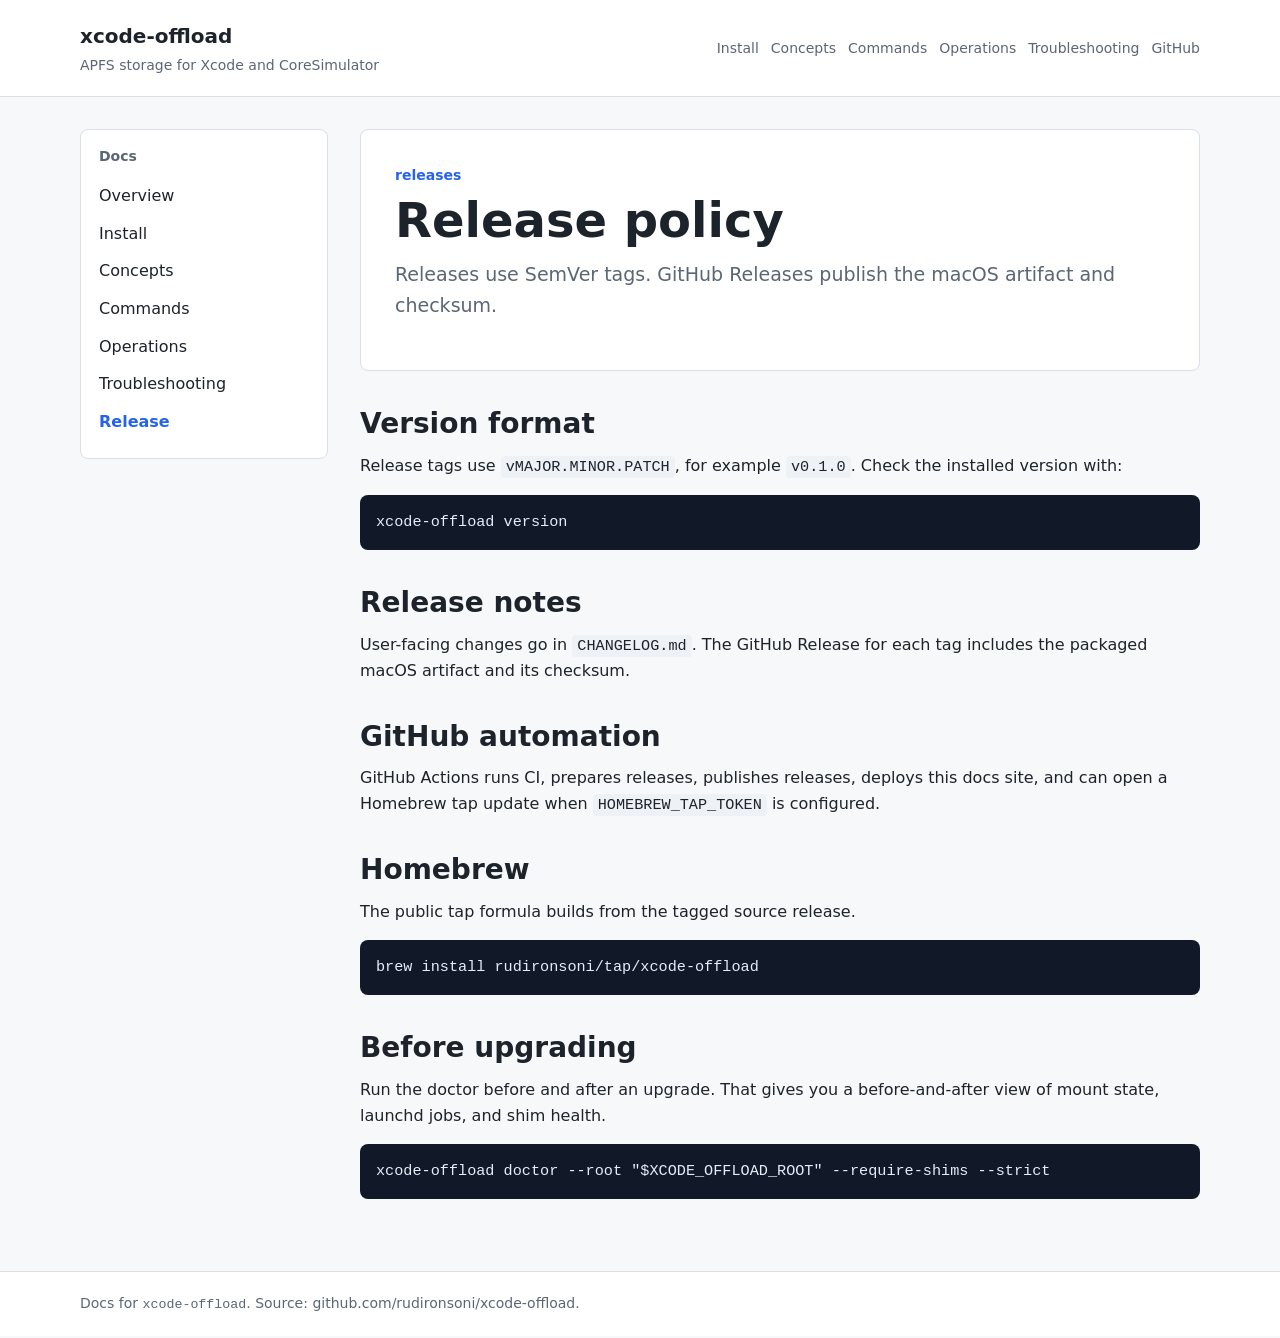
<file: docs/release.html>
<!doctype html>
<html lang="en">
  <head>
    <meta charset="utf-8">
    <meta name="viewport" content="width=device-width, initial-scale=1">
    <title>xcode-offload releases</title>
    <meta name="description" content="Release policy for xcode-offload users.">
    <link rel="stylesheet" href="assets/styles.css">
  </head>
  <body>
    <header class="site-header">
      <div class="header-inner">
        <a class="brand" href="index.html">
          <strong>xcode-offload</strong>
          <span>APFS storage for Xcode and CoreSimulator</span>
        </a>
        <nav class="top-nav" aria-label="Primary">
          <a href="install.html">Install</a>
          <a href="concepts.html">Concepts</a>
          <a href="commands.html">Commands</a>
          <a href="operations.html">Operations</a>
          <a href="troubleshooting.html">Troubleshooting</a>
          <a href="https://github.com/rudironsoni/xcode-offload">GitHub</a>
        </nav>
      </div>
    </header>

    <main class="layout">
      <aside class="sidebar">
        <h2>Docs</h2>
        <a href="index.html">Overview</a>
        <a href="install.html">Install</a>
        <a href="concepts.html">Concepts</a>
        <a href="commands.html">Commands</a>
        <a href="operations.html">Operations</a>
        <a href="troubleshooting.html">Troubleshooting</a>
        <a aria-current="page" href="release.html">Release</a>
      </aside>

      <section class="content">
        <div class="hero">
          <p class="eyebrow">releases</p>
          <h1>Release policy</h1>
          <p class="lead">
            Releases use SemVer tags. GitHub Releases publish the macOS artifact and checksum.
          </p>
        </div>

        <h2>Version format</h2>
        <p>
          Release tags use <code>vMAJOR.MINOR.PATCH</code>, for example <code>v0.1.0</code>. Check the installed version with:
        </p>
        <pre><code>xcode-offload version</code></pre>

        <h2>Release notes</h2>
        <p>
          User-facing changes go in <code>CHANGELOG.md</code>. The GitHub Release for each tag includes the packaged macOS artifact and its checksum.
        </p>

        <h2>GitHub automation</h2>
        <p>
          GitHub Actions runs CI, prepares releases, publishes releases, deploys this docs site, and can open a Homebrew tap update when <code>HOMEBREW_TAP_TOKEN</code> is configured.
        </p>

        <h2>Homebrew</h2>
        <p>
          The public tap formula builds from the tagged source release.
        </p>
        <pre><code>brew install rudironsoni/tap/xcode-offload</code></pre>

        <h2>Before upgrading</h2>
        <p>
          Run the doctor before and after an upgrade. That gives you a before-and-after view of mount state, launchd jobs, and shim health.
        </p>
        <pre><code>xcode-offload doctor --root "$XCODE_OFFLOAD_ROOT" --require-shims --strict</code></pre>
      </section>
    </main>

    <footer class="site-footer">
      <div class="footer-inner">
        Docs for <code>xcode-offload</code>. Source: github.com/rudironsoni/xcode-offload.
      </div>
    </footer>
  </body>
</html>
</file>
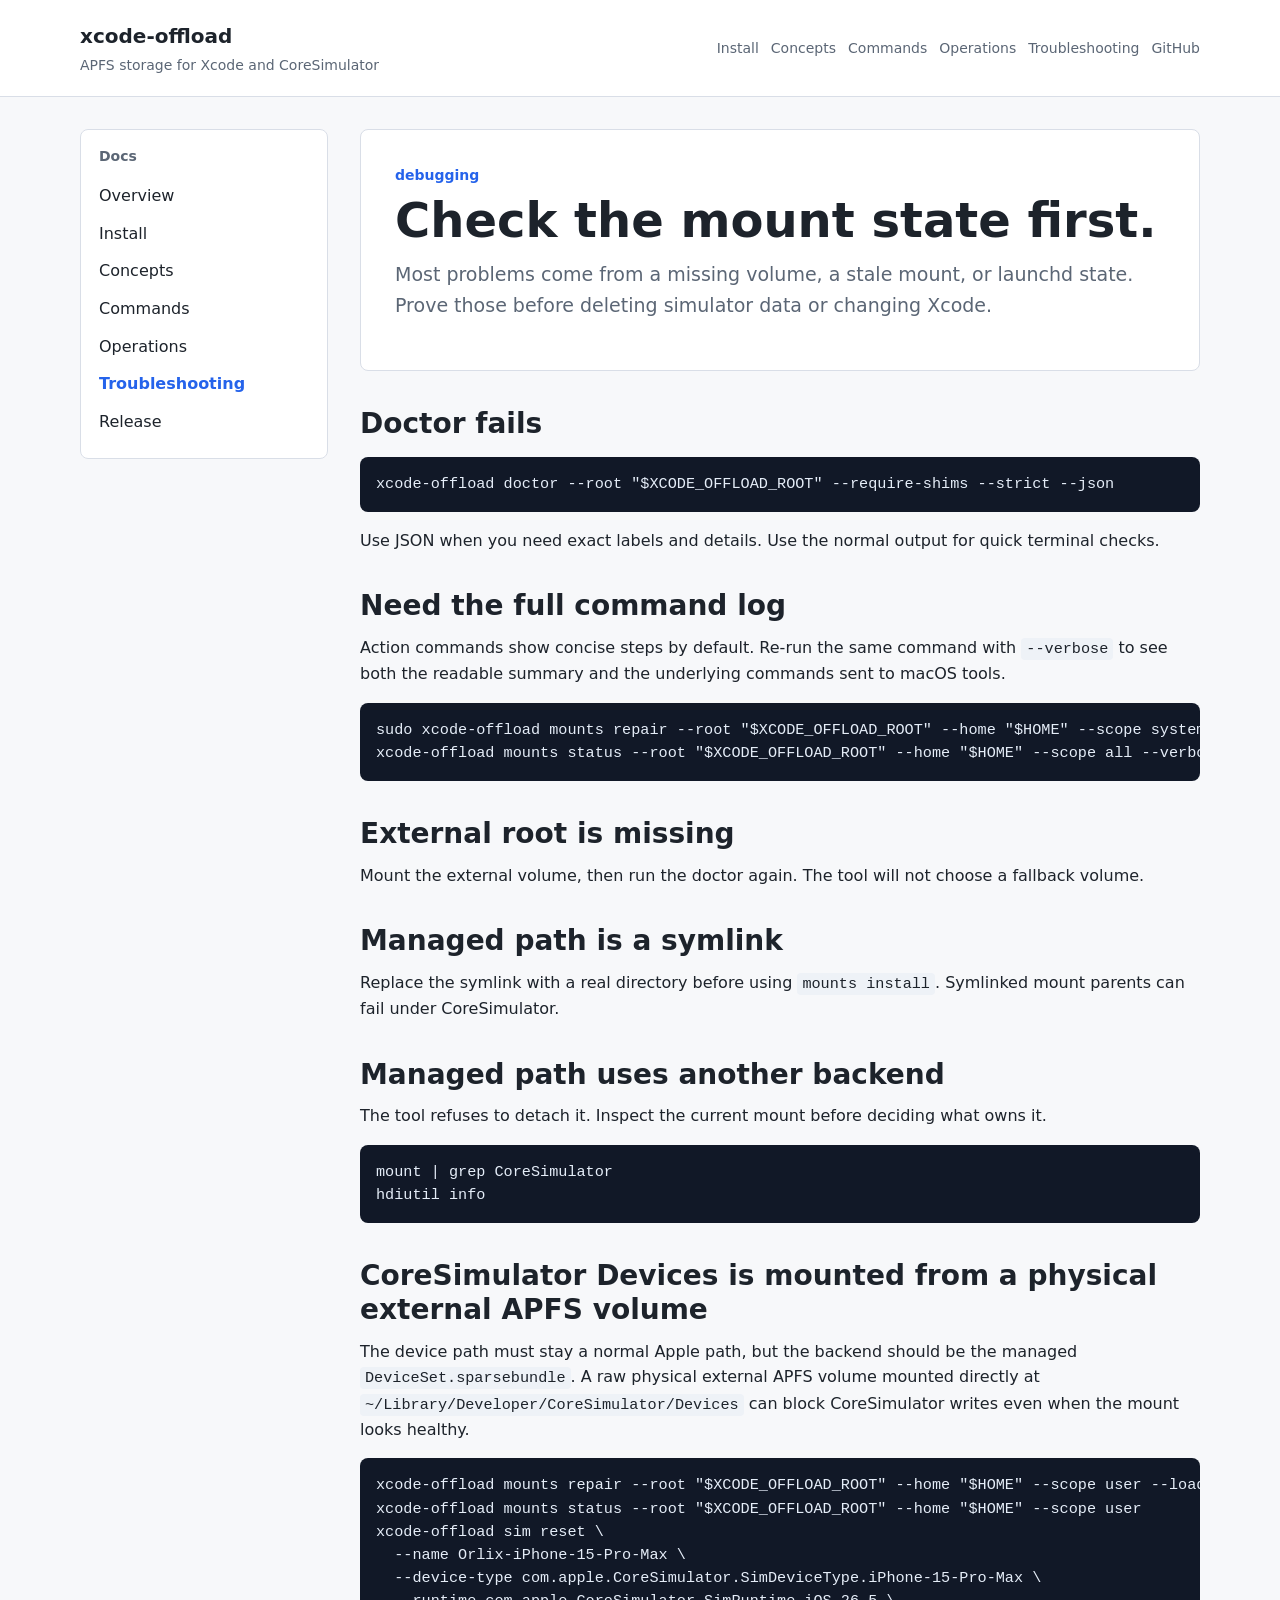
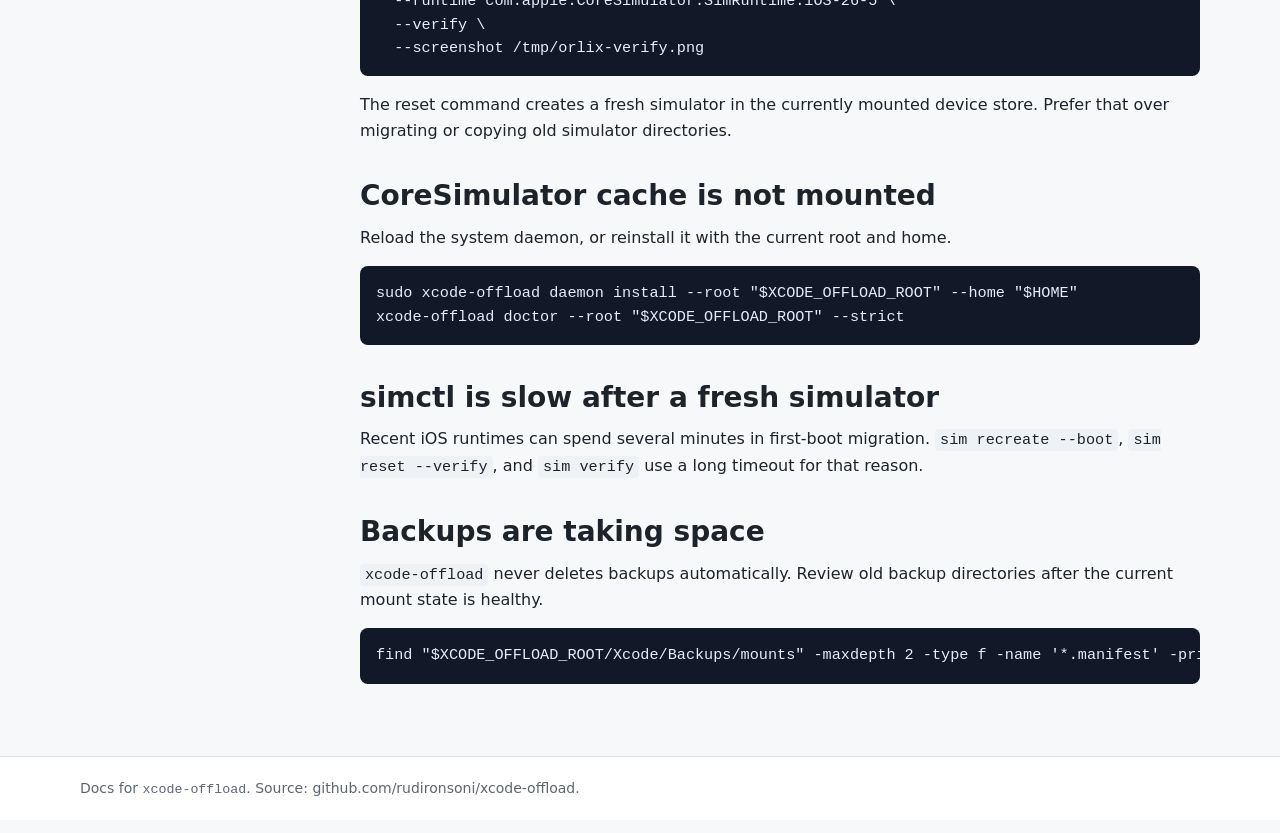
<file: docs/troubleshooting.html>
<!doctype html>
<html lang="en">
  <head>
    <meta charset="utf-8">
    <meta name="viewport" content="width=device-width, initial-scale=1">
    <title>xcode-offload troubleshooting</title>
    <meta name="description" content="Troubleshoot xcode-offload mount and launchd issues.">
    <link rel="stylesheet" href="assets/styles.css">
  </head>
  <body>
    <header class="site-header">
      <div class="header-inner">
        <a class="brand" href="index.html">
          <strong>xcode-offload</strong>
          <span>APFS storage for Xcode and CoreSimulator</span>
        </a>
        <nav class="top-nav" aria-label="Primary">
          <a href="install.html">Install</a>
          <a href="concepts.html">Concepts</a>
          <a href="commands.html">Commands</a>
          <a href="operations.html">Operations</a>
          <a href="troubleshooting.html">Troubleshooting</a>
          <a href="https://github.com/rudironsoni/xcode-offload">GitHub</a>
        </nav>
      </div>
    </header>

    <main class="layout">
      <aside class="sidebar">
        <h2>Docs</h2>
        <a href="index.html">Overview</a>
        <a href="install.html">Install</a>
        <a href="concepts.html">Concepts</a>
        <a href="commands.html">Commands</a>
        <a href="operations.html">Operations</a>
        <a aria-current="page" href="troubleshooting.html">Troubleshooting</a>
        <a href="release.html">Release</a>
      </aside>

      <section class="content">
        <div class="hero">
          <p class="eyebrow">debugging</p>
          <h1>Check the mount state first.</h1>
          <p class="lead">
            Most problems come from a missing volume, a stale mount, or launchd state. Prove those before deleting simulator data or changing Xcode.
          </p>
        </div>

        <h2>Doctor fails</h2>
        <pre><code>xcode-offload doctor --root "$XCODE_OFFLOAD_ROOT" --require-shims --strict --json</code></pre>
        <p>
          Use JSON when you need exact labels and details. Use the normal output for quick terminal checks.
        </p>

        <h2>Need the full command log</h2>
        <p>
          Action commands show concise steps by default. Re-run the same command with <code>--verbose</code> to see both the readable summary and the underlying commands sent to macOS tools.
        </p>
        <pre><code>sudo xcode-offload mounts repair --root "$XCODE_OFFLOAD_ROOT" --home "$HOME" --scope system --load --verbose
xcode-offload mounts status --root "$XCODE_OFFLOAD_ROOT" --home "$HOME" --scope all --verbose</code></pre>

        <h2>External root is missing</h2>
        <p>
          Mount the external volume, then run the doctor again. The tool will not choose a fallback volume.
        </p>

        <h2>Managed path is a symlink</h2>
        <p>
          Replace the symlink with a real directory before using <code>mounts install</code>. Symlinked mount parents can fail under CoreSimulator.
        </p>

        <h2>Managed path uses another backend</h2>
        <p>
          The tool refuses to detach it. Inspect the current mount before deciding what owns it.
        </p>
        <pre><code>mount | grep CoreSimulator
hdiutil info</code></pre>

        <h2>CoreSimulator Devices is mounted from a physical external APFS volume</h2>
        <p>
          The device path must stay a normal Apple path, but the backend should be the managed <code>DeviceSet.sparsebundle</code>. A raw physical external APFS volume mounted directly at <code>~/Library/Developer/CoreSimulator/Devices</code> can block CoreSimulator writes even when the mount looks healthy.
        </p>
        <pre><code>xcode-offload mounts repair --root "$XCODE_OFFLOAD_ROOT" --home "$HOME" --scope user --load
xcode-offload mounts status --root "$XCODE_OFFLOAD_ROOT" --home "$HOME" --scope user
xcode-offload sim reset \
  --name Orlix-iPhone-15-Pro-Max \
  --device-type com.apple.CoreSimulator.SimDeviceType.iPhone-15-Pro-Max \
  --runtime com.apple.CoreSimulator.SimRuntime.iOS-26-5 \
  --verify \
  --screenshot /tmp/orlix-verify.png</code></pre>
        <p>
          The reset command creates a fresh simulator in the currently mounted device store. Prefer that over migrating or copying old simulator directories.
        </p>

        <h2>CoreSimulator cache is not mounted</h2>
        <p>
          Reload the system daemon, or reinstall it with the current root and home.
        </p>
        <pre><code>sudo xcode-offload daemon install --root "$XCODE_OFFLOAD_ROOT" --home "$HOME"
xcode-offload doctor --root "$XCODE_OFFLOAD_ROOT" --strict</code></pre>

        <h2>simctl is slow after a fresh simulator</h2>
        <p>
          Recent iOS runtimes can spend several minutes in first-boot migration. <code>sim recreate --boot</code>, <code>sim reset --verify</code>, and <code>sim verify</code> use a long timeout for that reason.
        </p>

        <h2>Backups are taking space</h2>
        <p>
          <code>xcode-offload</code> never deletes backups automatically. Review old backup directories after the current mount state is healthy.
        </p>
        <pre><code>find "$XCODE_OFFLOAD_ROOT/Xcode/Backups/mounts" -maxdepth 2 -type f -name '*.manifest' -print</code></pre>
      </section>
    </main>

    <footer class="site-footer">
      <div class="footer-inner">
        Docs for <code>xcode-offload</code>. Source: github.com/rudironsoni/xcode-offload.
      </div>
    </footer>
  </body>
</html>
</file>
<file: docs/assets/styles.css>
:root {
  color-scheme: light;
  --bg: #f7f8fa;
  --panel: #ffffff;
  --text: #1d232b;
  --muted: #5b6675;
  --line: #d9dee7;
  --accent: #2563eb;
  --accent-strong: #1749b4;
  --code-bg: #111827;
  --code-text: #e5edf8;
  --warn-bg: #fff7ed;
  --warn-line: #fdba74;
}

* {
  box-sizing: border-box;
}

html {
  scroll-behavior: smooth;
}

body {
  margin: 0;
  background: var(--bg);
  color: var(--text);
  font-family: ui-sans-serif, system-ui, -apple-system, BlinkMacSystemFont, "Segoe UI", sans-serif;
  font-size: 16px;
  line-height: 1.6;
}

a {
  color: var(--accent);
}

a:hover {
  color: var(--accent-strong);
}

.site-header {
  background: var(--panel);
  border-bottom: 1px solid var(--line);
}

.header-inner {
  max-width: 1160px;
  margin: 0 auto;
  padding: 20px;
  display: flex;
  align-items: center;
  justify-content: space-between;
  gap: 16px;
}

.brand {
  display: flex;
  flex-direction: column;
  gap: 2px;
  text-decoration: none;
  color: var(--text);
}

.brand strong {
  font-size: 20px;
  letter-spacing: 0;
}

.brand span {
  color: var(--muted);
  font-size: 14px;
}

.top-nav {
  display: flex;
  flex-wrap: wrap;
  gap: 12px;
  justify-content: flex-end;
}

.top-nav a {
  color: var(--muted);
  text-decoration: none;
  font-size: 14px;
}

.top-nav a:hover {
  color: var(--text);
}

.layout {
  max-width: 1160px;
  margin: 0 auto;
  padding: 32px 20px 56px;
  display: grid;
  grid-template-columns: 248px minmax(0, 1fr);
  gap: 32px;
}

.sidebar {
  align-self: start;
  position: sticky;
  top: 16px;
  padding: 18px;
  background: var(--panel);
  border: 1px solid var(--line);
  border-radius: 8px;
}

.sidebar h2 {
  margin: 0 0 12px;
  font-size: 14px;
  color: var(--muted);
  font-weight: 700;
}

.sidebar a {
  display: block;
  padding: 6px 0;
  text-decoration: none;
  color: var(--text);
}

.sidebar a[aria-current="page"] {
  color: var(--accent);
  font-weight: 700;
}

.content {
  min-width: 0;
}

.hero {
  background: var(--panel);
  border: 1px solid var(--line);
  border-radius: 8px;
  padding: 34px;
  margin-bottom: 24px;
}

.eyebrow {
  margin: 0 0 8px;
  color: var(--accent);
  font-weight: 700;
  font-size: 14px;
}

h1 {
  margin: 0 0 14px;
  font-size: 48px;
  line-height: 1.05;
  letter-spacing: 0;
}

h2 {
  margin: 36px 0 12px;
  font-size: 28px;
  line-height: 1.2;
  letter-spacing: 0;
}

h3 {
  margin: 28px 0 10px;
  font-size: 20px;
  line-height: 1.25;
  letter-spacing: 0;
}

p {
  margin: 0 0 16px;
}

ul,
ol {
  margin: 0 0 18px;
  padding-left: 24px;
}

li {
  margin: 6px 0;
}

.lead {
  font-size: 19px;
  color: var(--muted);
  max-width: 760px;
}

.actions {
  display: flex;
  flex-wrap: wrap;
  gap: 12px;
  margin-top: 22px;
}

.button {
  display: inline-flex;
  align-items: center;
  justify-content: center;
  min-height: 40px;
  padding: 8px 14px;
  border-radius: 6px;
  border: 1px solid var(--accent);
  background: var(--accent);
  color: #fff;
  text-decoration: none;
  font-weight: 700;
}

.button.secondary {
  background: transparent;
  color: var(--accent);
}

.grid {
  display: grid;
  grid-template-columns: repeat(2, minmax(0, 1fr));
  gap: 16px;
  margin: 18px 0 26px;
}

.card {
  background: var(--panel);
  border: 1px solid var(--line);
  border-radius: 8px;
  padding: 20px;
}

.card h3 {
  margin-top: 0;
}

.note,
.warning {
  border-radius: 8px;
  padding: 16px 18px;
  margin: 20px 0;
  border: 1px solid var(--line);
  background: var(--panel);
}

.warning {
  background: var(--warn-bg);
  border-color: var(--warn-line);
}

code {
  font-family: ui-monospace, SFMono-Regular, Menlo, Consolas, "Liberation Mono", monospace;
  font-size: 0.95em;
}

p code,
li code,
td code {
  background: #eef2f7;
  padding: 2px 5px;
  border-radius: 4px;
}

pre {
  overflow-x: auto;
  padding: 16px;
  border-radius: 8px;
  background: var(--code-bg);
  color: var(--code-text);
  line-height: 1.45;
}

pre code {
  color: inherit;
  background: transparent;
  padding: 0;
}

table {
  width: 100%;
  border-collapse: collapse;
  margin: 18px 0 26px;
  background: var(--panel);
  border: 1px solid var(--line);
}

th,
td {
  text-align: left;
  vertical-align: top;
  padding: 10px 12px;
  border-bottom: 1px solid var(--line);
}

th {
  background: #eef2f7;
}

.site-footer {
  border-top: 1px solid var(--line);
  background: var(--panel);
}

.footer-inner {
  max-width: 1160px;
  margin: 0 auto;
  padding: 20px;
  color: var(--muted);
  font-size: 14px;
}

@media (max-width: 820px) {
  .header-inner {
    align-items: flex-start;
    flex-direction: column;
  }

  .top-nav {
    justify-content: flex-start;
  }

  .layout {
    display: block;
    padding-top: 20px;
  }

  .sidebar {
    position: static;
    margin-bottom: 22px;
  }

  .hero {
    padding: 24px;
  }

  h1 {
    font-size: 34px;
  }

  .grid {
    grid-template-columns: 1fr;
  }
}
</file>
